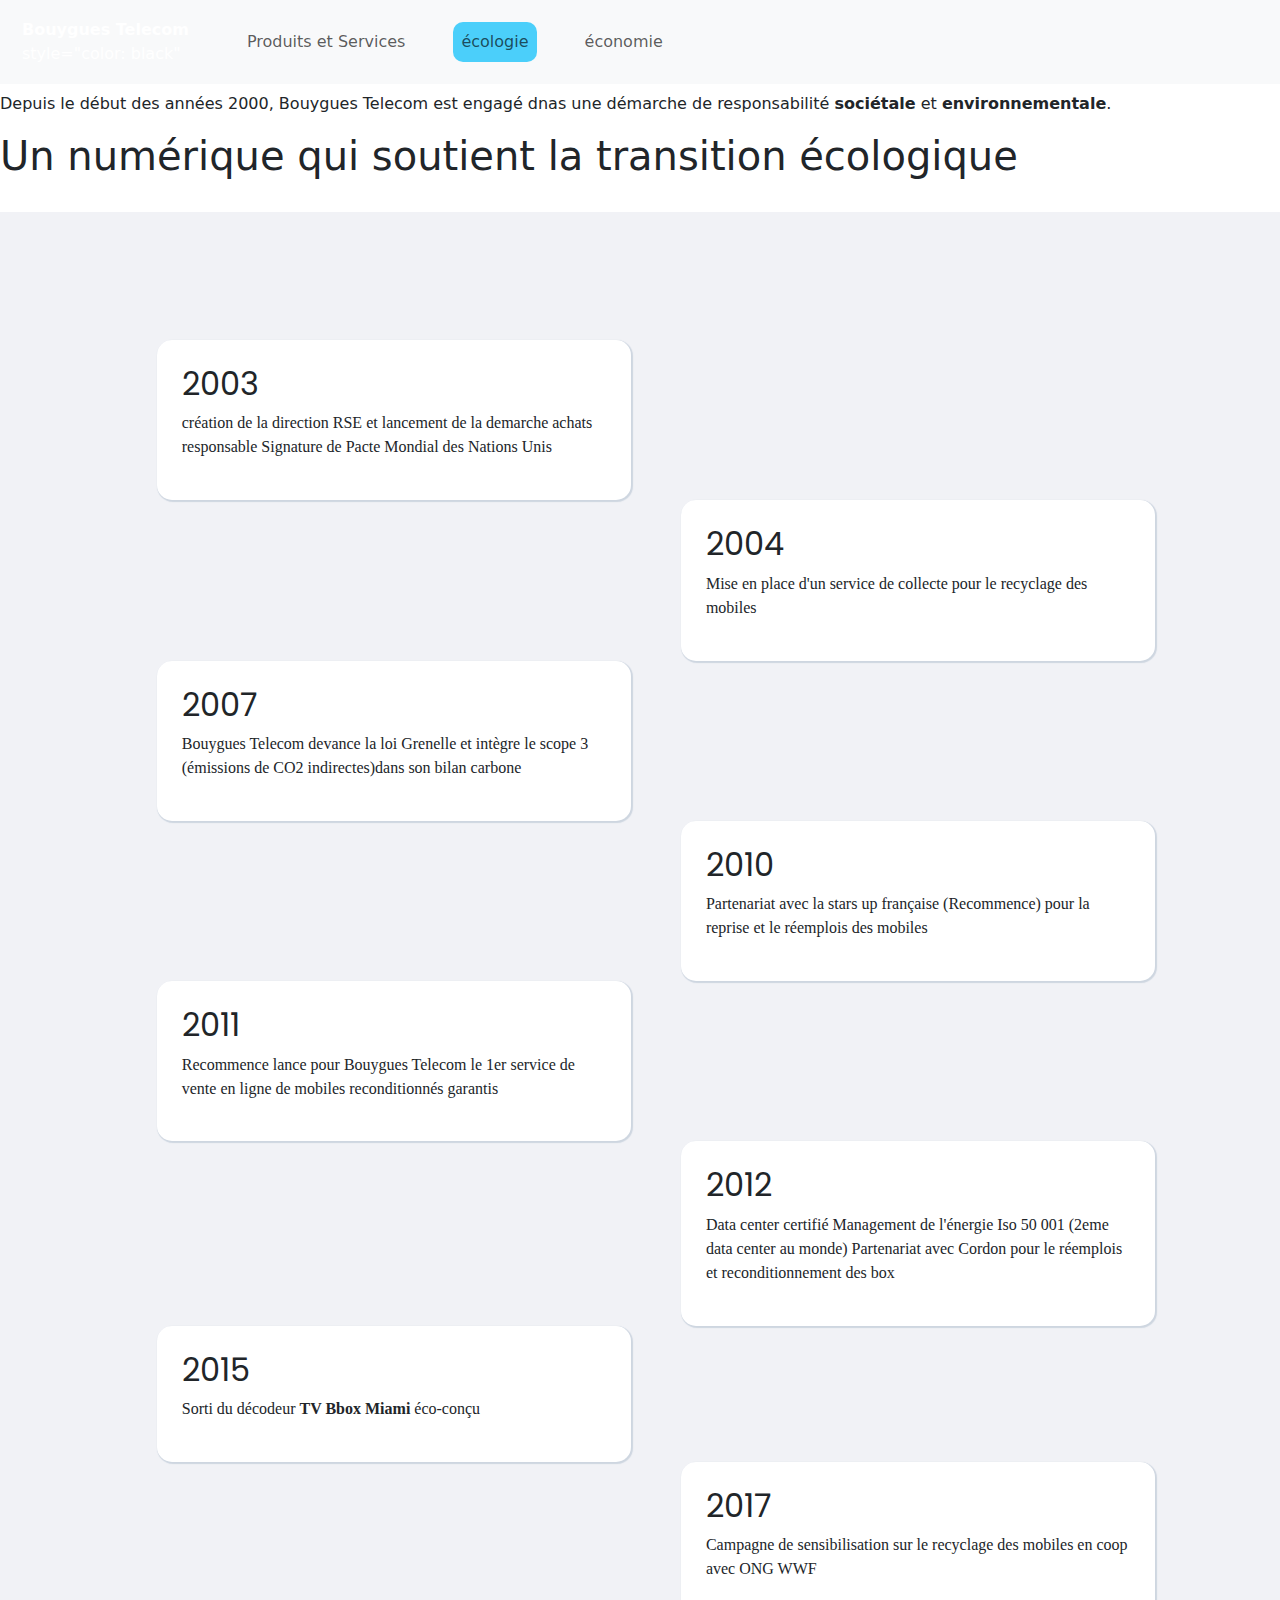
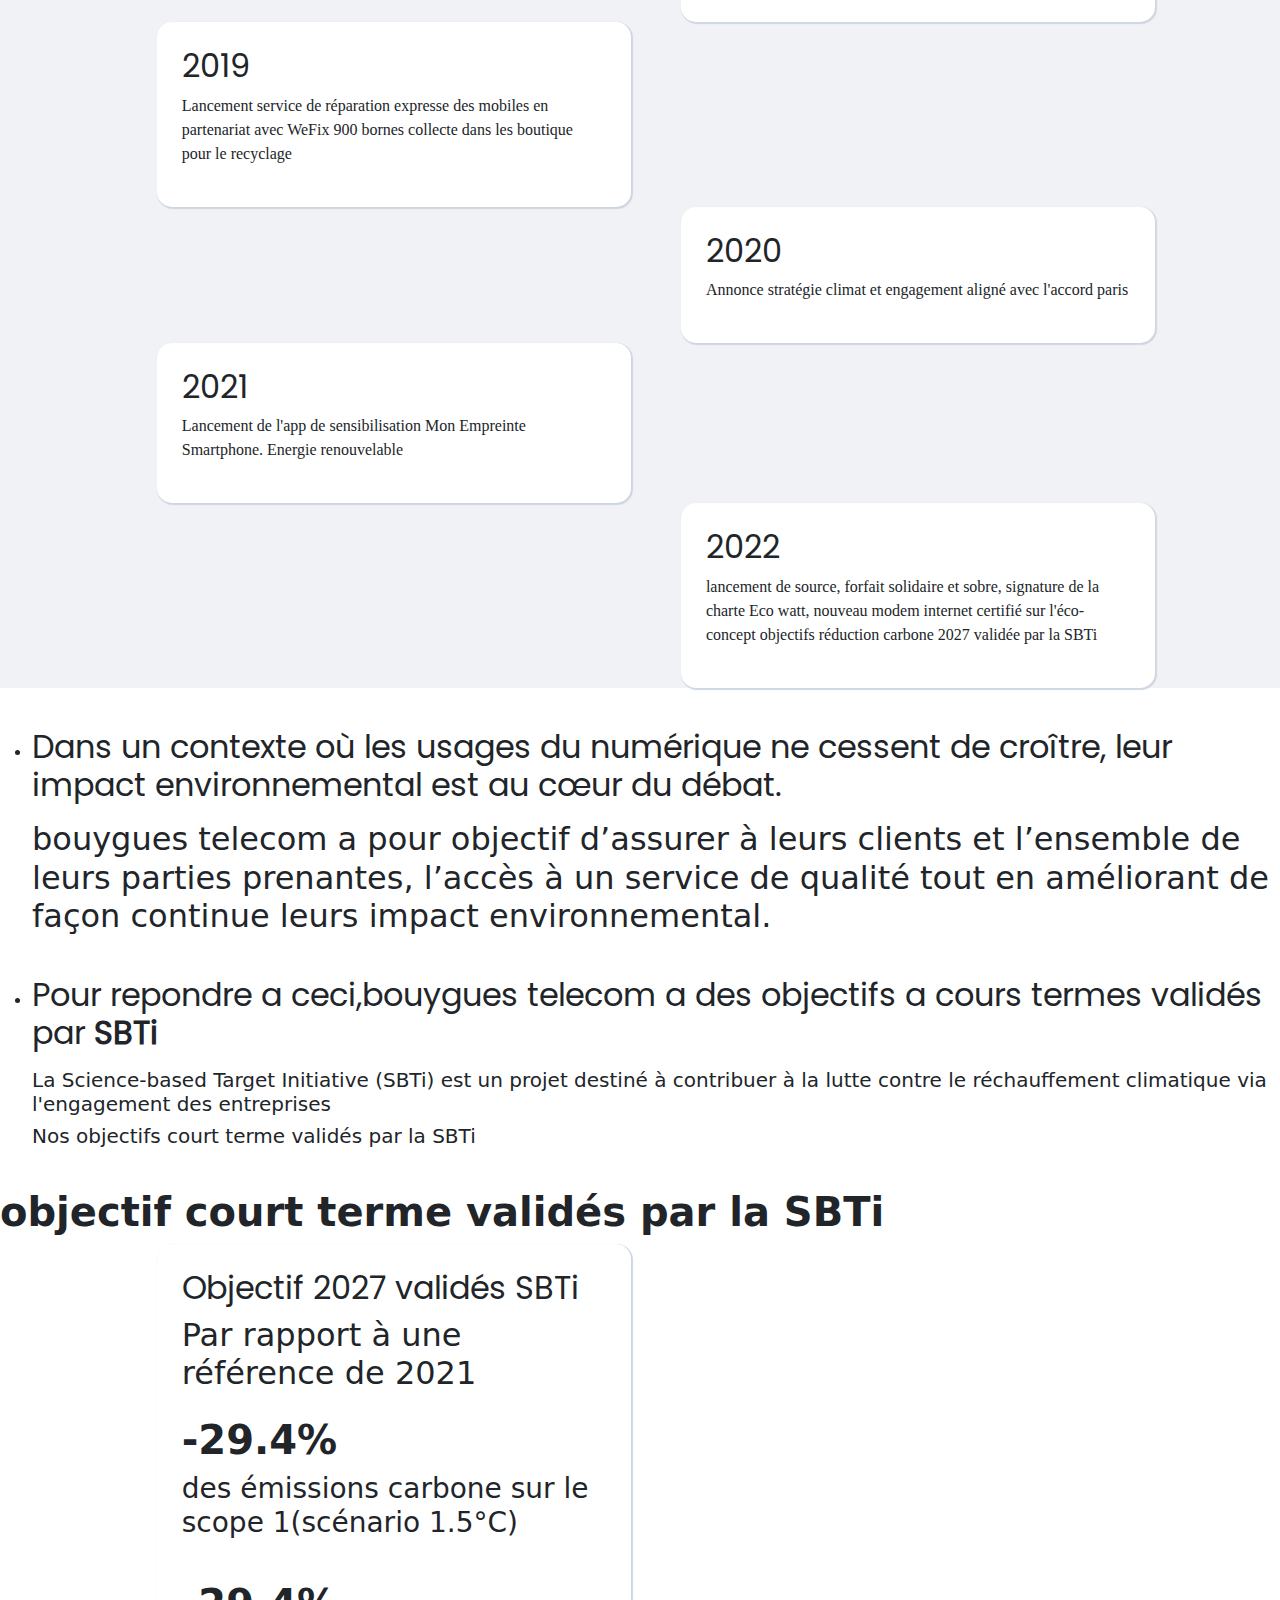
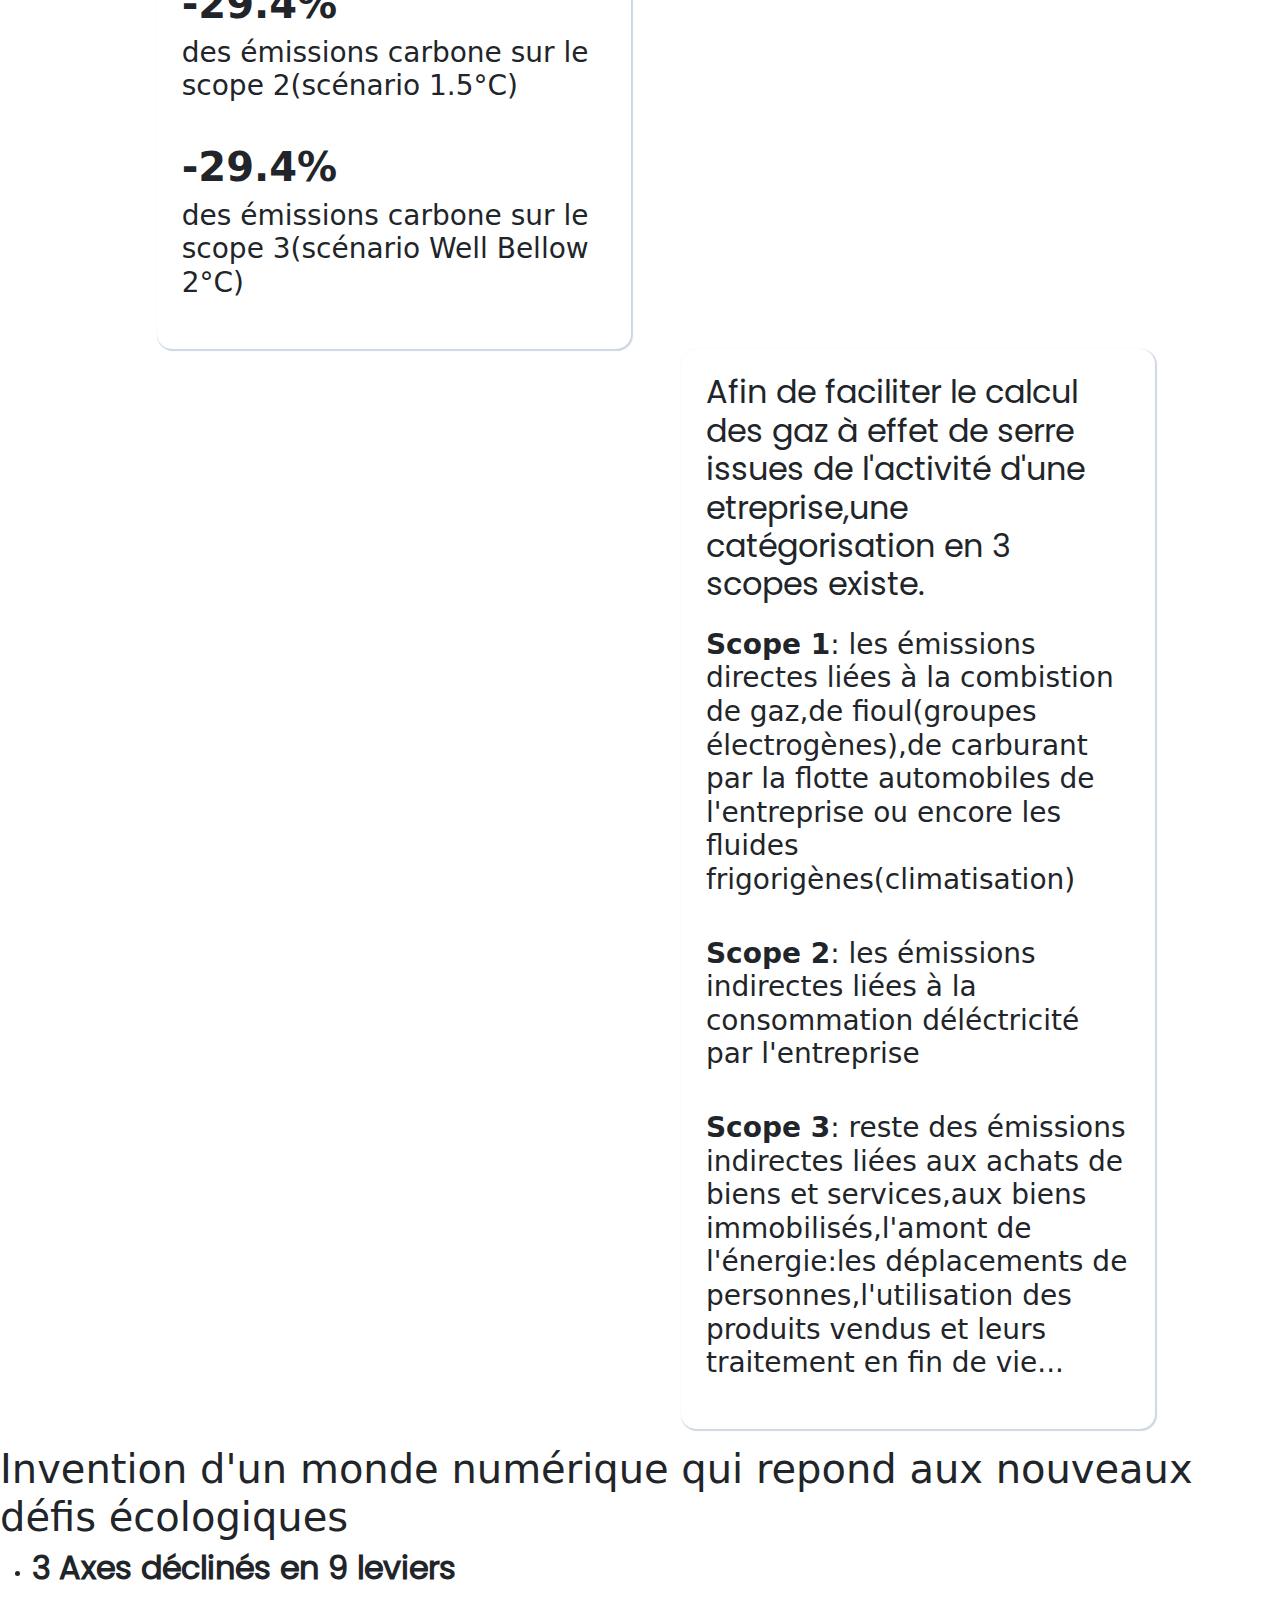
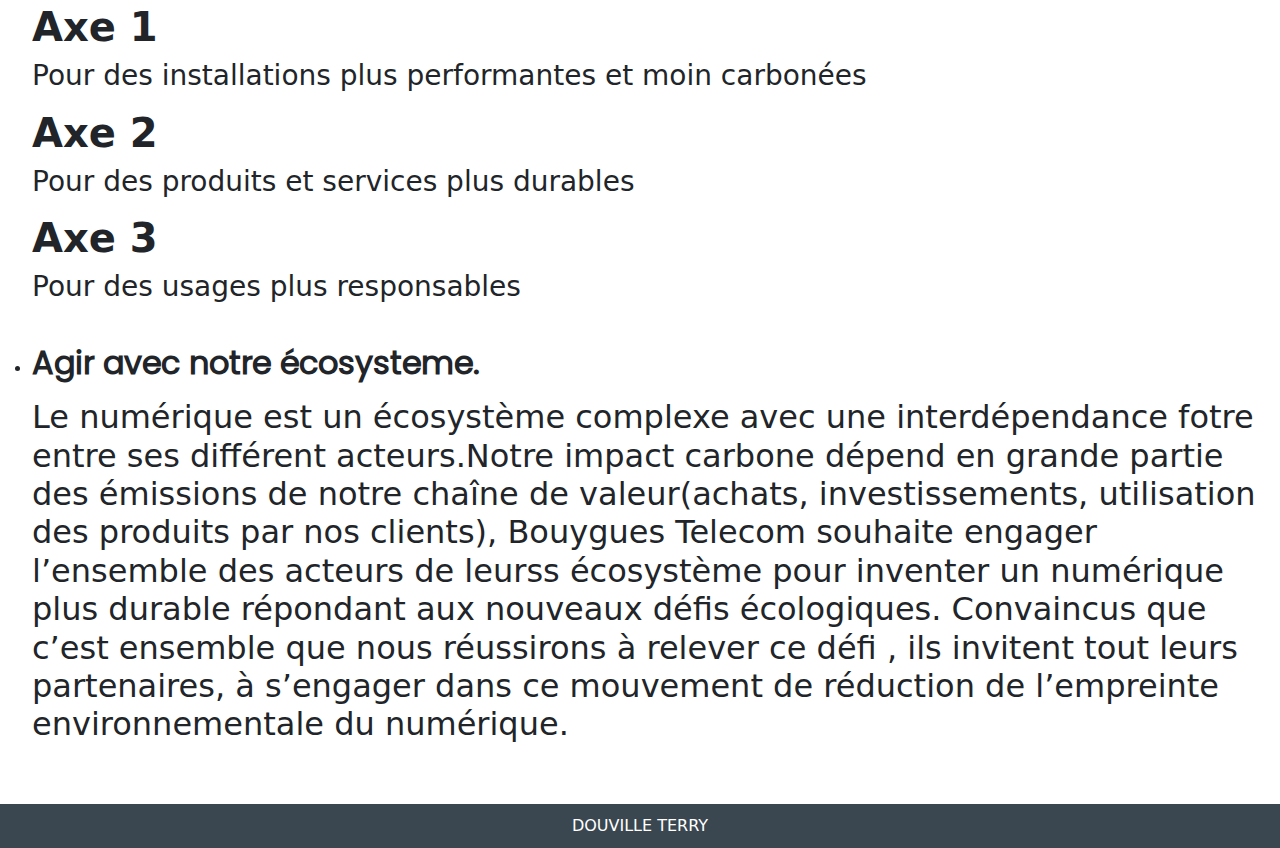
<file: ecologie.html>
<!DOCTYPE html>

<html lang="fr">
<head>
    <meta charset="UTF-8">
    <meta name="viewport" content="width=device-width, initial-scale=1.0">
    <title>Ecologie</title>
    <link rel="stylesheet" href="navbar.css">
    <link rel="stylesheet" href="styles_ecologie.css">
    <link href="bootstrap/css/bootstrap.css" rel="stylesheet">
    <link rel="icon" type="image" href="images_ecologie/favicon_bouygues.png" />
    
</head>
<body>
    <header>
        <nav class="navbar fixed-top navbar-expand-lg bg-body-tertiary" >
            <div class="container-fluid"
            ><li class="bouygues">
                <a class="nav-link " aria-current="page" href="index.html"><strong>Bouygues Telecom</strong>style="color: black"</a>
            </li>
                <button class="navbar-toggler" type="button" data-bs-toggle="collapse"
                    data-bs-target="#navbarSupportedContent" aria-controls="navbarSupportedContent"
                    aria-expanded="false" aria-label="Toggle navigation">
                    <span class="navbar-toggler-icon"></span>
                </button>
                <div class="collapse navbar-collapse" id="navbarSupportedContent">
                    <ul class="navbar-nav me-auto mb-2 mb-lg-0">
                        <li class="nav-item">
                            
                        </li>
                        <li class="nav-item" >
                            <a class="nav-link" href="page_produit_et_service.html">Produits et Services</a>
                        </li>
                        <li class="nav-item page_actuel" >
                            <a class="nav-link " href="ecologie.html">écologie</a>
                        </li>
                        <li class="nav-item" >
                            <a class="nav-link" href="economie.html">économie</a>
                        </li>
                        
                    </ul>
                </div>
            </div>
        </nav>
    </header>

 <br>
 <br>
 <br>
    <p class="header2">Depuis le début des années 2000, Bouygues Telecom est engagé dnas une 
    démarche de responsabilité <b>sociétale</b> et <b>environnementale</b>. 
    </p>
    <h1>Un numérique qui soutient la transition écologique </h1>
 </br>
    <ul class="phrise-element">
        <li class="gauche">
            <h2 class="titre-element">2003</h2>
            <p class="paragraphe-element"> création de la direction RSE et lancement de la demarche achats responsable 
            Signature de Pacte Mondial des Nations Unis
            </p>
        </li>
        <li class="droite">
            <h2 class="titre-element">2004</h2>
            <p class="paragraphe-element">Mise en place d'un service de collecte pour le recyclage des mobiles
            </p>
        </li>
        <li class="gauche">
            <h2 class="titre-element">2007</h2>
            <p class="paragraphe-element">Bouygues Telecom devance la loi Grenelle et intègre le scope 3 (émissions de CO2 indirectes)dans son bilan carbone
            </p>
        </li>
        <li class="droite">
            <h2 class="titre-element">2010</h2>
            <p class="paragraphe-element">Partenariat avec la stars up française (Recommence) pour la reprise et le réemplois des mobiles
            </p>
        </li>
        <li class="gauche">
            <h2 class="titre-element">2011</h2>
            <p class="paragraphe-element">Recommence lance pour Bouygues Telecom le 1er service de vente en ligne de mobiles reconditionnés garantis
            </p>
        </li>
        <li class="droite">
            <h2 class="titre-element">2012</h2>
            <p class="paragraphe-element">Data center certifié Management de l'énergie
                Iso 50 001 (2eme data center au monde) Partenariat
                avec Cordon pour le réemplois et reconditionnement des box
            </p>
        </li>
        <li class="gauche">
            <h2 class="titre-element">2015</h2>
            <p class="paragraphe-element">Sorti du décodeur <b>TV Bbox Miami</b> éco-conçu</p>
        </li>
    
        <li class="droite">
            <h2 class="titre-element">2017</h2>
            <p class="paragraphe-element"> Campagne de sensibilisation sur le recyclage des mobiles en coop avec ONG WWF
            </p>
        </li>
        <li class="gauche">
            <h2 class="titre-element">2019</h2>
            <p class="paragraphe-element">Lancement service de réparation 
                expresse des mobiles en partenariat avec WeFix 900 bornes 
                collecte dans les boutique pour le recyclage
            </p>
        </li>
         <li class="droite">
            <h2 class="titre-element">2020</h2>
            <p class="paragraphe-element">Annonce stratégie climat et engagement aligné avec l'accord paris
            </p>
        </li>
        <li class="gauche">
            <h2 class="titre-element">2021</h2>
            <p class="paragraphe-element">Lancement de l'app de sensibilisation Mon Empreinte Smartphone. Energie renouvelable
            </p>
        </li>
         <li class="droite">
            <h2 class="titre-element">2022</h2>
            <p class="paragraphe-element">lancement de source, forfait solidaire et sobre, signature de la charte Eco watt, nouveau modem internet certifié sur l'éco-concept objectifs réduction carbone 2027 validée par la SBTi
                
            </p>
        </li>
    </ul>
</br>
     <ul class="paragraphe">
     <li class="centre">
           <h2 class="titre-element">Dans un contexte où les usages du numérique ne cessent de croître, leur impact environnemental est 
        au cœur du débat.</h2>
            <p class="paragraphe-element"> <h2>  bouygues telecom a pour objectif d’assurer à leurs  clients et 
        l’ensemble de leurs parties prenantes, l’accès à un service de qualité tout en améliorant 
        de façon continue leurs impact environnemental.</h2>
            </p>
          
        </li>
</ul>
    
</br>
      <ul class="paragraphe">
          <li class="centre">
               <h2 class="titre-element">Pour repondre a ceci,bouygues telecom a des objectifs a cours termes validés par <b>SBTi</b></h2>
               <p class="paragraphe-element">

        <h5>  La Science-based Target Initiative (SBTi) est un projet destiné à contribuer 
            à la lutte contre le réchauffement climatique via l'engagement des entreprises </h5>
            <h5>Nos objectifs court terme validés par la SBTi</h5>
              </p>
      </li>
    </ul>
</br>
    <h1><b>objectif court terme validés par la SBTi</b></h1>
    <ul class="paragraphe">
     <li class="gauche">
            <h2 class="titre-element">Objectif 2027 validés SBTi</h1><h2>Par rapport à une référence de 2021</h2><!-- ajouté le logo present sur le site(co2) -->
            <p class="paragraphe-element"> <h1><b>-29.4%</b></h1>    <h3>des émissions carbone sur le scope 1(scénario 1.5°C)</h3>
            </p>
            <p class="paragraphe-element"> <h1><b>-29.4%</b></h1>    <h3>des émissions carbone sur le scope 2(scénario 1.5°C)</h3>
           </p>
         <p class="paragraphe-element">  <h1><b>-29.4%</b></h1>    <h3>des émissions carbone sur le scope 3(scénario Well Bellow 2°C)</h3> 
         </p>
        </li>
          <li class="droite">
            <h2 class="titre-element">Afin de faciliter le calcul des gaz à effet de serre issues de l'activité d'une etreprise,une catégorisation en 3 scopes existe.</h2>
            <p class="paragraphe-element"><h3><b>Scope 1</b>: les émissions directes liées à la combistion de gaz,de fioul(groupes électrogènes),de carburant par la flotte automobiles de l'entreprise
                ou encore les fluides frigorigènes(climatisation)</h3>
            </p>
                <p class="paragraphe-element">
                  <h3><b>Scope 2</b>: les émissions indirectes liées à la consommation déléctricité par l'entreprise</h3>
              </p>
                <p class="paragraphe-element">
                    <h3><b>Scope 3</b>: reste des émissions indirectes liées aux achats de biens et services,aux biens immobilisés,l'amont de l'énergie:les déplacements de
                 personnes,l'utilisation des produits vendus et leurs traitement en fin de vie...</h3>
                  
              </p>
        </li>
</ul>
     <h1> Invention d'un monde numérique qui repond aux nouveaux défis écologiques</h1>
     <ul class="paragraphe">
     <li class="centre">
          <h2 class="titre-element"><b>3 Axes déclinés en 9 leviers</b></h2>
            <p class="paragraphe-element">
                 <h1><b>Axe 1</b></h1>    <h3>Pour des installations plus performantes et moin carbonées</h3>
            </p>
           <p class="paragraphe-element">
                <h1><b>Axe 2</b></h1>    <h3>Pour des produits et services plus durables</h3>
            </p>
           <p class="paragraphe-element">
                <h1><b>Axe 3</b></h1>    <h3>Pour des usages plus responsables</h3>
            </p>
     </li>
     </ul>
    
</br>
  <ul class="paragraphe">
     <li class="centre">
           <h2 class="titre-element"><b>Agir avec notre écosysteme.</b></h2>
            <p class="paragraphe-element"> <h2>Le numérique est un écosystème complexe 
                avec une interdépendance fotre entre ses différent acteurs.Notre impact carbone 
            dépend en grande partie des émissions de notre chaîne de valeur(achats, investissements, utilisation des produits par nos clients),
                Bouygues Telecom souhaite engager l’ensemble des acteurs de leurss écosystème pour inventer un numérique plus durable répondant aux nouveaux défis écologiques.
                Convaincus que c’est ensemble que nous réussirons à relever ce défi
                , ils invitent tout leurs partenaires, à s’engager dans ce mouvement de réduction de l’empreinte environnementale du numérique.</h2>
            </p>
          
        </li>
</ul>
    
</br>










    
<script src="bootstrap/js/bootstrap.js"></script>
</body>
    <footer>
        DOUVILLE TERRY
    </footer>
</html>
</file>
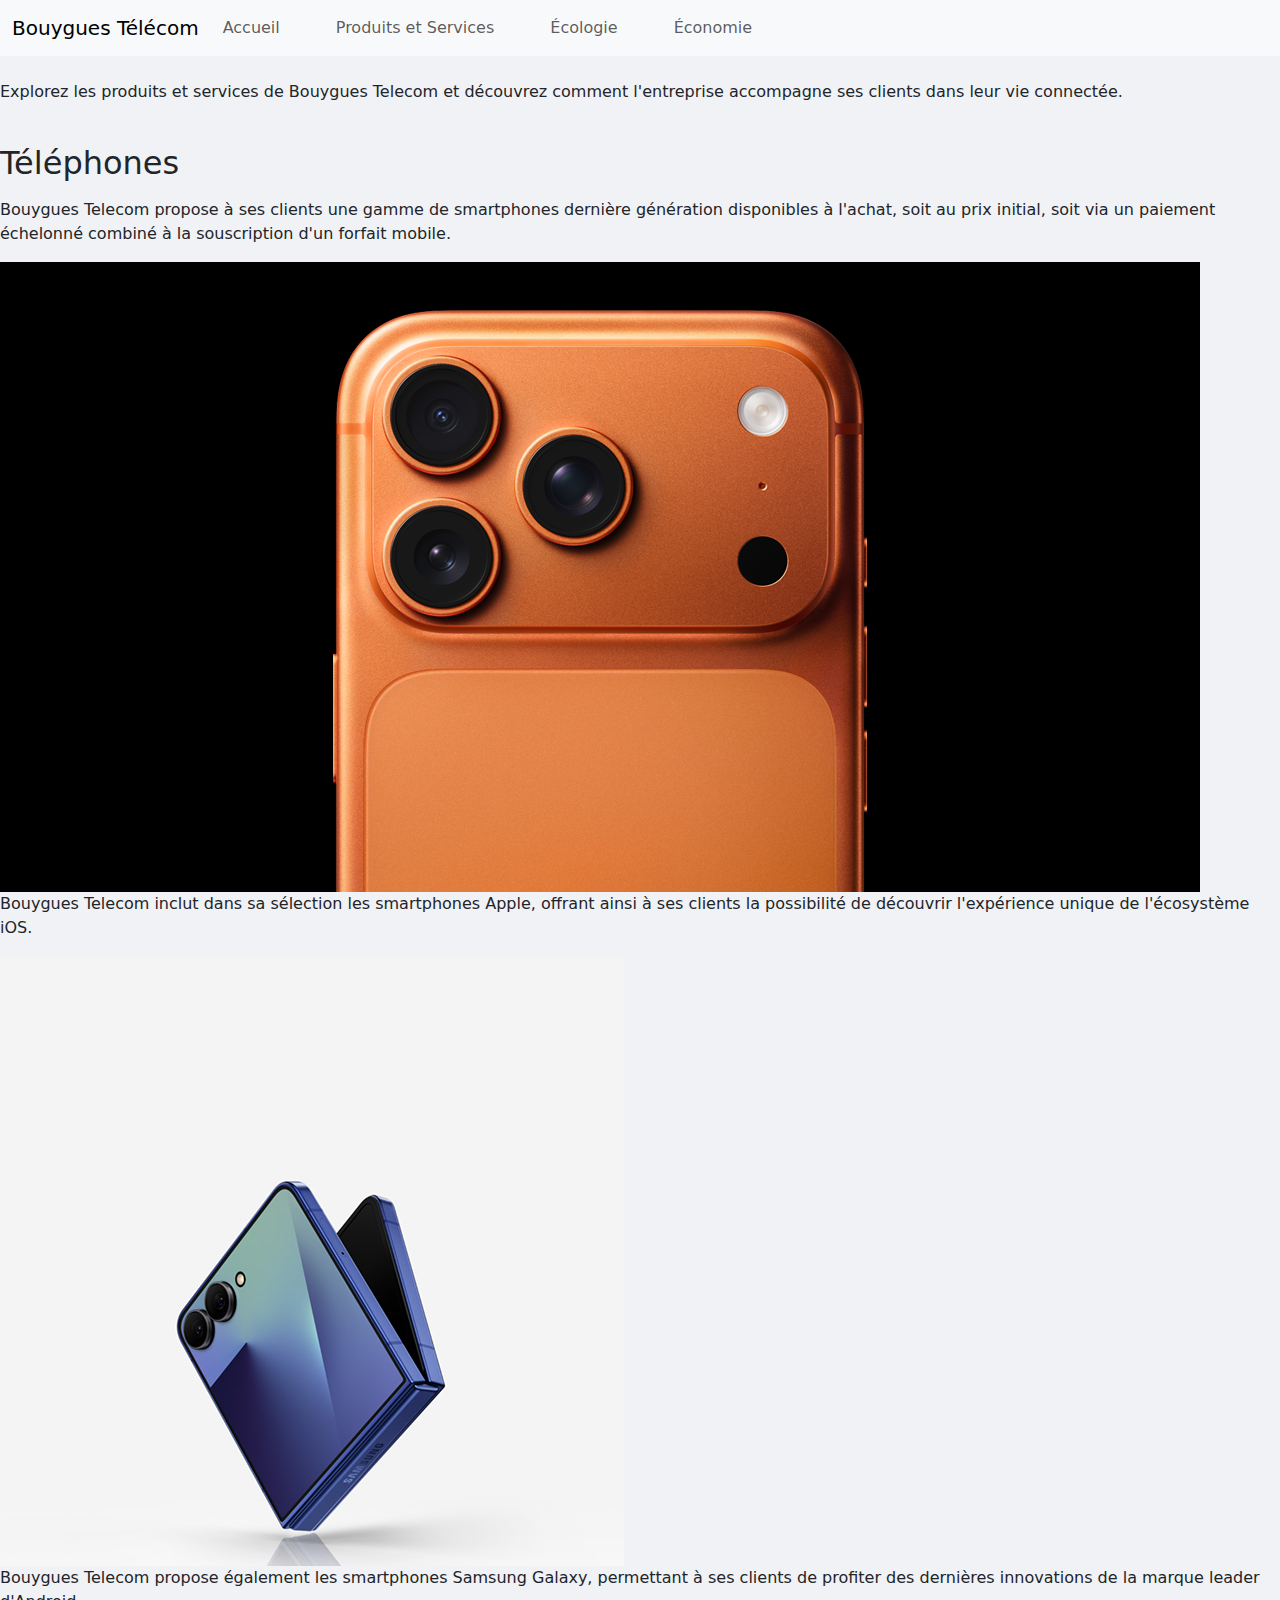
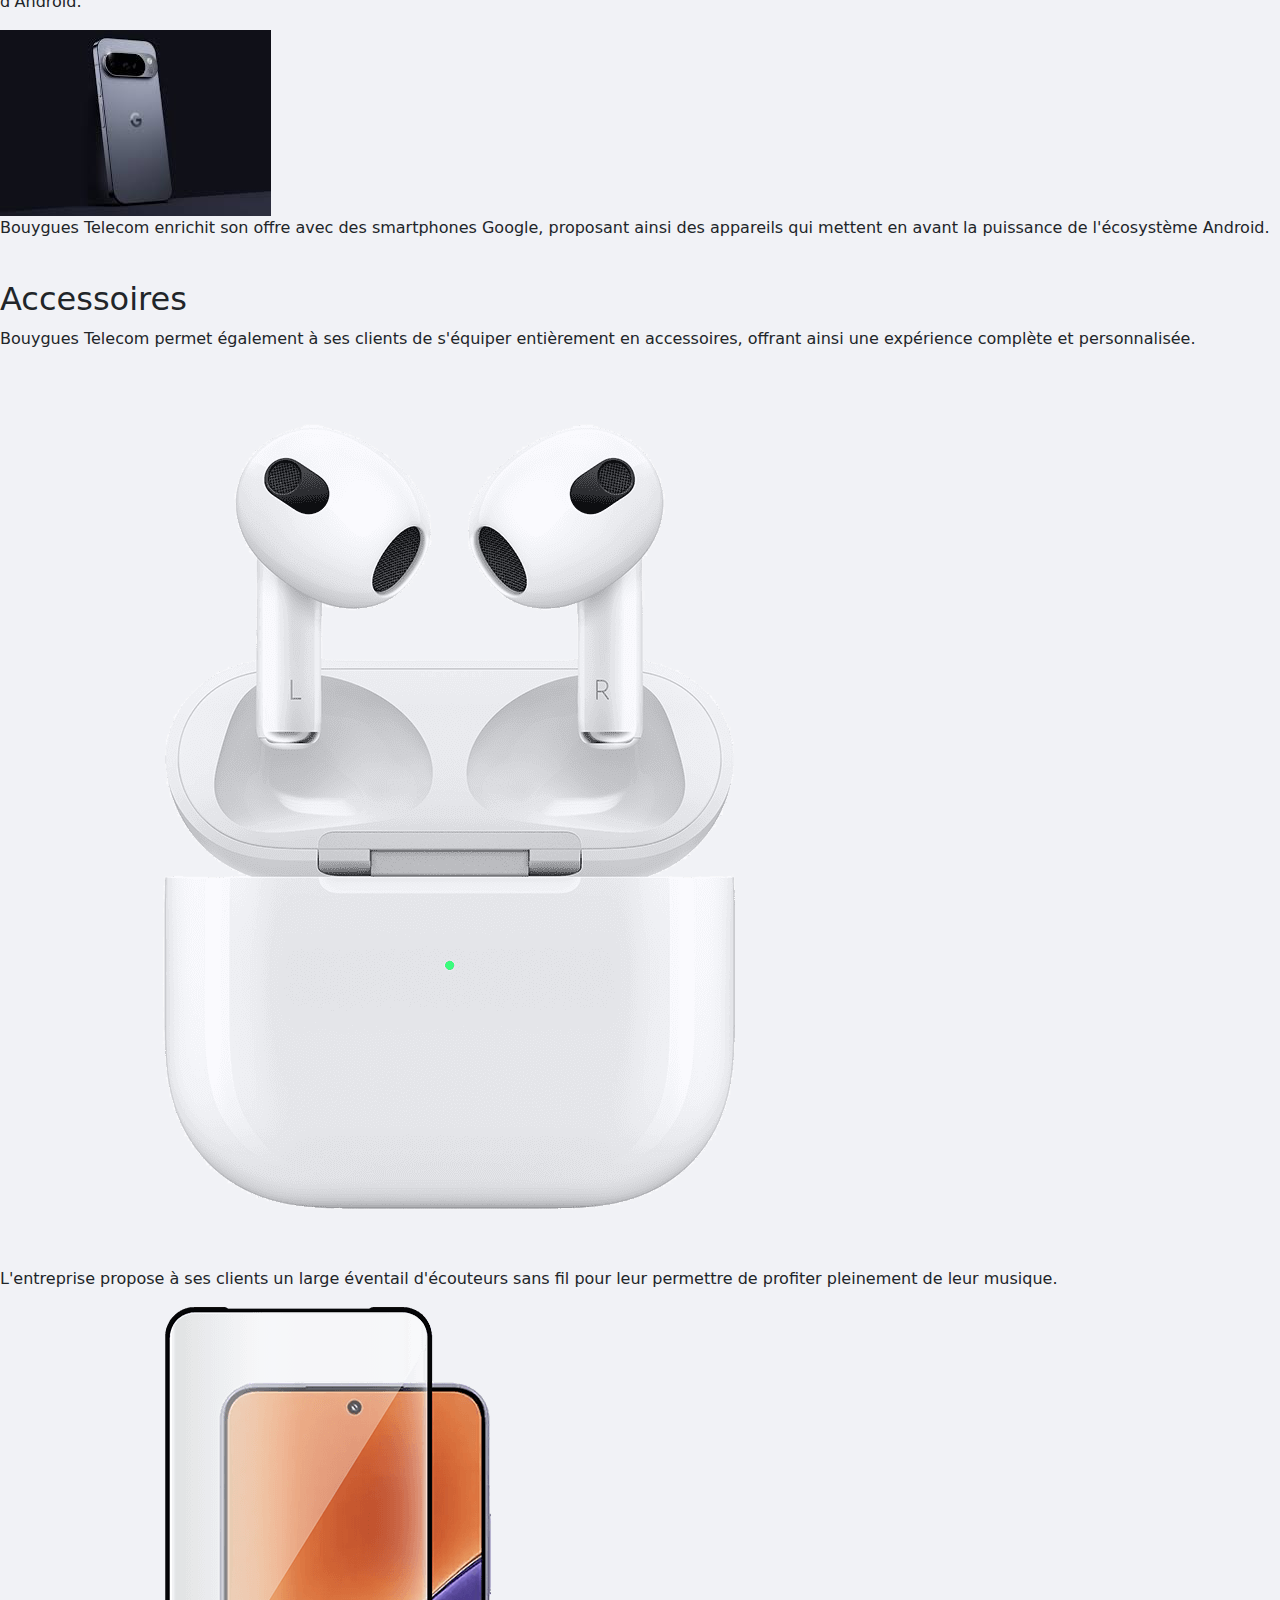
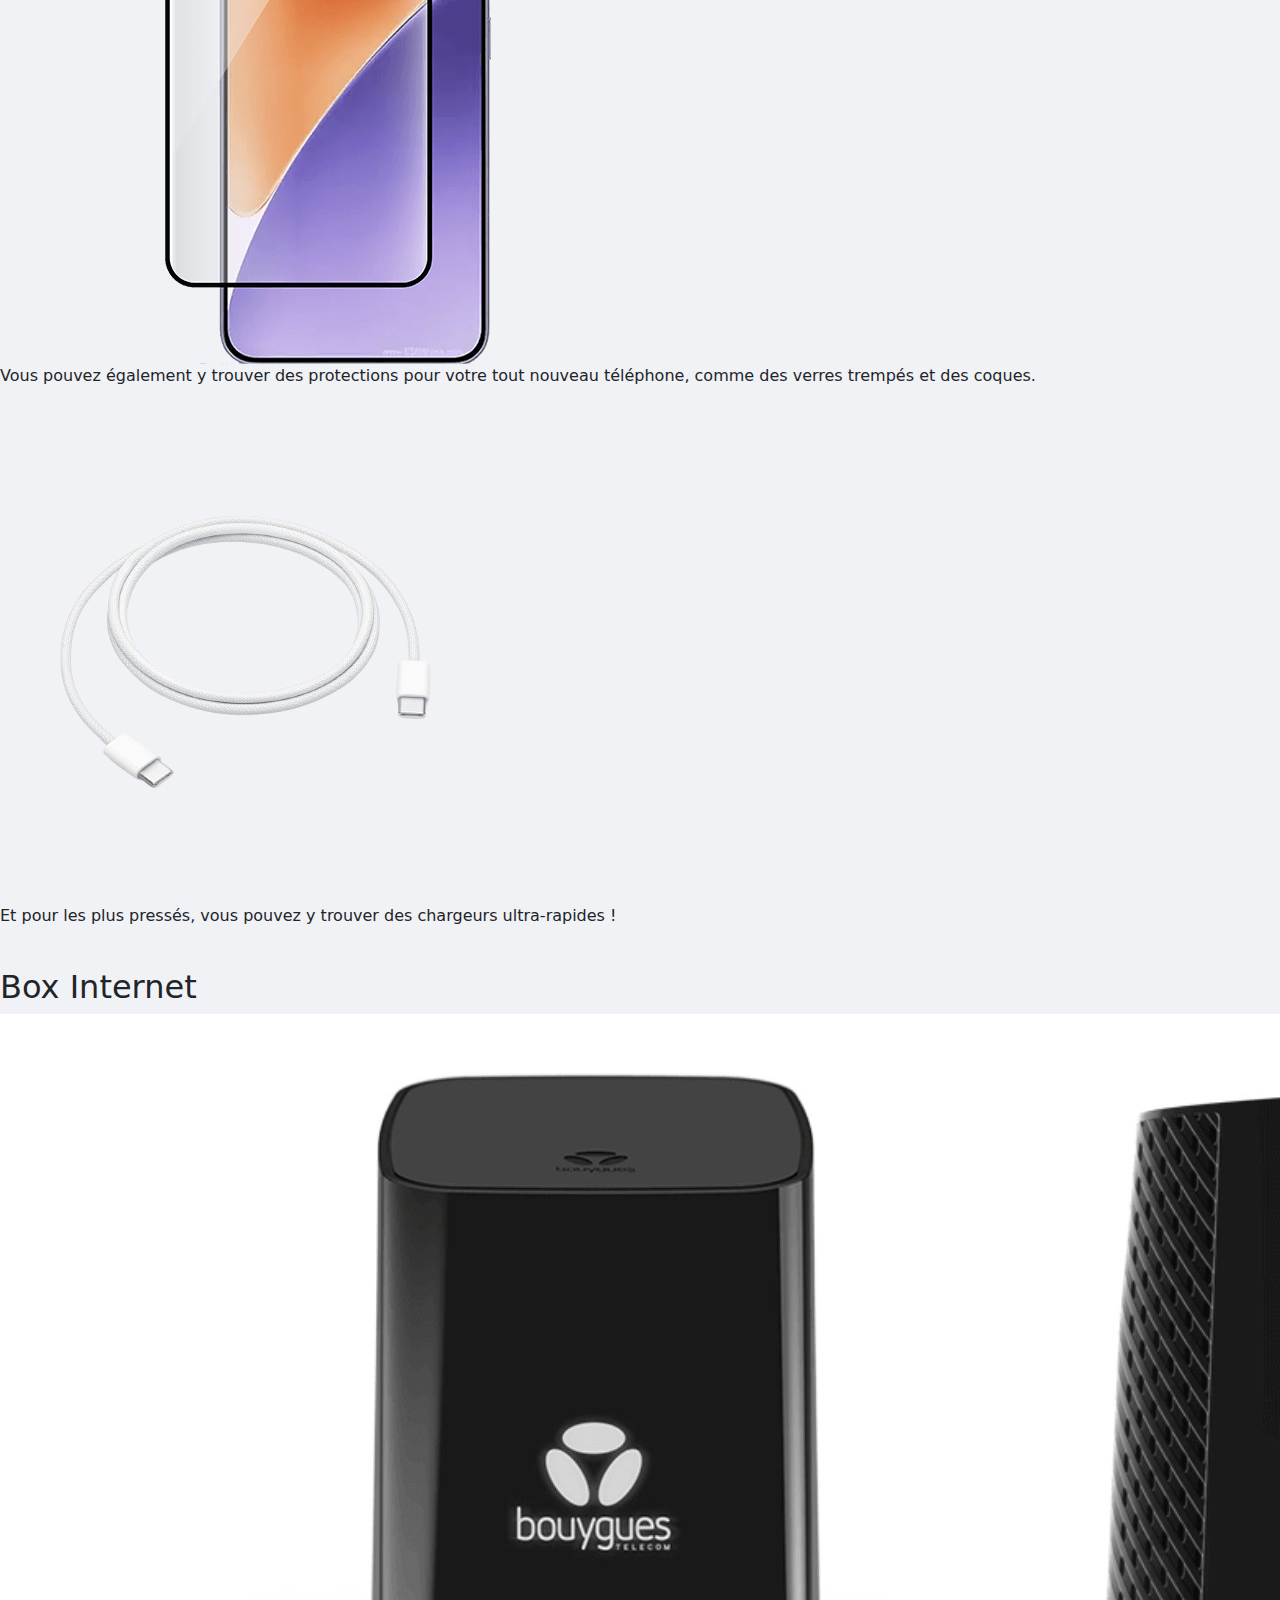
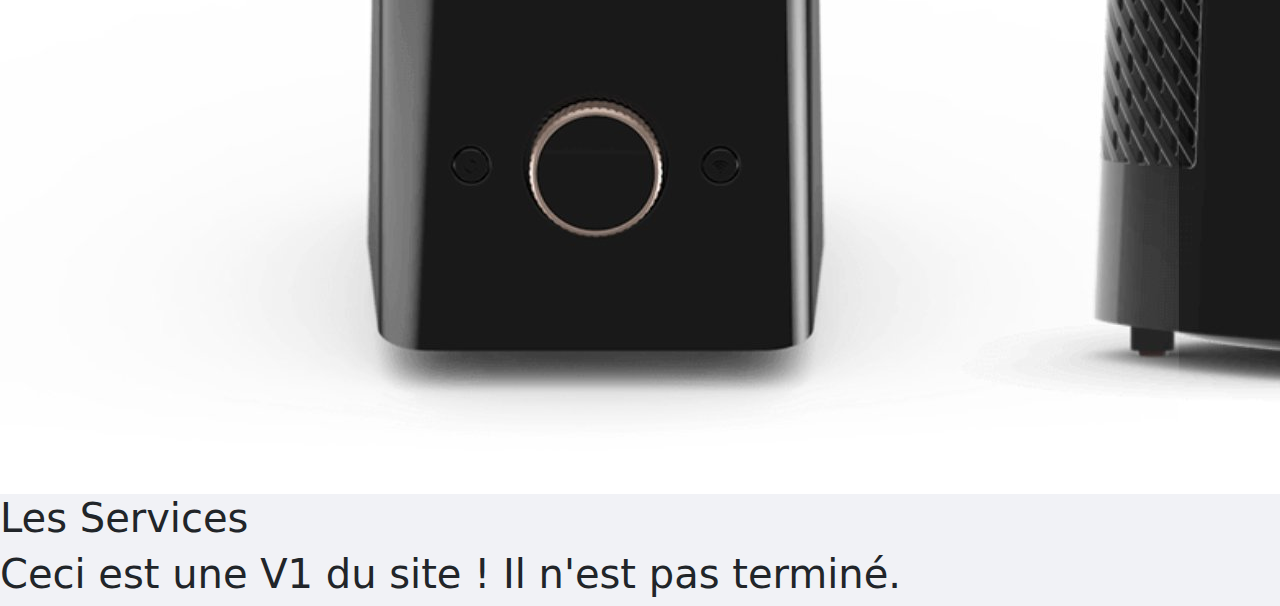
<file: page_produit_et_service.html>
<!DOCTYPE html>
<html lang="fr">
<head>
    <meta charset="UTF-8">
    <meta charset="utf-8">
    <title>Produits et Services</title>
    <link rel="stylesheet" href="styles_produit_et_service.css">
    <link rel="stylesheet" href="navbar.css">
    <link rel="icon" type="image" href="images_produit_et_service/favicon_bouygues.png" />
    <link href="bootstrap/css/bootstrap.css" rel="stylesheet">
</head>
<body>
    <header>
        <nav class="navbar fixed-top navbar-expand-lg bg-body-tertiary" >
            <div class="container-fluid">
                <a class="navbar-brand" >Bouygues Télécom</a>
                <button class="navbar-toggler" type="button" data-bs-toggle="collapse"
                    data-bs-target="#navbarSupportedContent" aria-controls="navbarSupportedContent"
                    aria-expanded="false" aria-label="Toggle navigation">
                    <span class="navbar-toggler-icon"></span>
                </button>
                <div class="collapse navbar-collapse" id="navbarSupportedContent">
                    <ul class="navbar-nav me-auto mb-2 mb-lg-0">
                        <li class="nav-item">
                            <a class="nav-link" aria-current="page" href="index.html">Accueil</a>
                        </li>
                        <li class="nav-item" >
                            <a class="nav-link" href="page_produit_et_service.html">Produits et Services</a>
                        </li>
                        <li class="nav-item" >
                            <a class="nav-link" href="ecologie.html">Écologie</a>
                        </li>
                        <li class="nav-item" >
                            <a class="nav-link" href="economie.html">Économie</a>
                        </li>
                        
                    </ul>
                </div>
            </div>
        </nav>
    </header>


    <section>
        <h1>Les Produits</h1>
        <br>
        <p>Explorez les produits et services de Bouygues Telecom et 
            découvrez comment l'entreprise accompagne ses clients dans leur vie connectée.</p>
        <br>
        <div>
            <h2>Téléphones</h2>
            <p></p>Bouygues Telecom propose à ses clients une gamme de smartphones dernière génération
            disponibles à l'achat, soit au prix initial, soit via un paiement échelonné 
            combiné à la souscription d'un forfait mobile.</p>
            <div class="liste_telephone">
                <div class="telephone">
                    <img class="telephone_image" src="images_produit_et_service/iphone.png">
                    <p class="telephone_paragraphe">Bouygues Telecom inclut dans sa sélection les smartphones Apple, offrant ainsi à ses clients la 
                        possibilité de découvrir l'expérience unique de l'écosystème iOS.</p>
                </div>
                <div class="telephone">
                    <img class="telephone_image" src="images_produit_et_service/galaxy.jpg">
                    <p class="telephone_paragraphe">Bouygues Telecom propose également les smartphones Samsung Galaxy, permettant à ses clients de 
                        profiter des dernières innovations de la marque leader d'Android.</p>
                </div>
                <div class="telephone">
                    <img class="telephone_image" src="images_produit_et_service/google.jpg">
                    <p class="telephone_paragraphe">Bouygues Telecom enrichit son offre avec des smartphones Google, proposant ainsi 
                        des appareils qui mettent en avant la puissance de l'écosystème Android.</p>
                </div>
            </div>
        </div>
        <br>
        <div>
            <h2>Accessoires</h2>
            <p>Bouygues Telecom permet également à ses clients de s'équiper entièrement 
                en accessoires, offrant ainsi une expérience complète et personnalisée.</p>
            <div class="liste_accessoire">
                <div class="accessoire">
                    <img class="accessoire_image" src="images_produit_et_service/airpod.png">
                    <p class="accessoire_paragraphe">L'entreprise propose à ses clients un large éventail d'écouteurs 
                        sans fil pour leur permettre de profiter pleinement de leur musique.</p>
                </div>
                <div class="accessoire">
                    <img class="accessoire_image" src="images_produit_et_service/protection.png">
                    <p class="accessoire_paragraphe">Vous pouvez également y trouver des protections pour 
                        votre tout nouveau téléphone, comme des verres trempés et des coques.</p>
                </div>
                <div class="accessoire">
                    <img class="accessoire_image" src="images_produit_et_service/chargeur.png">
                    <p class="accessoire_paragraphe">Et pour les plus pressés, vous pouvez y trouver des chargeurs ultra-rapides !</p>
                </div>
            </div>
        </div>
        <br>
        <div>
            <h2>Box Internet</h2>
            <div class="box">
                <img class="box_image" src="images_produit_et_service/bbox.jpg">
                <p class="box_paragraphe">Zone de Texte</p>
            </div>
        </div>
    </section>
    <section>
        <h1>Les Services</h1>
        <h1 class="WARNING_PROVISOIR">Ceci est une V1 du site ! Il n'est pas terminé. </h1> 
    </section>

    <script src="bootstrap/js/bootstrap.js"></script>
</body>
</html>
</file>
<file: navbar.css>
header *{
    display: flex;
    
}
.navbar{
    background-color: #f5f6fa;
}

.nav-item:hover{
    background-color: #dff9fb;
    opacity: 100%;
    color: rgba(0, 0, 0, 0.797);
    transform: scale(1.15);
    transition: 0.5s;
}
.navbar-brand{
    border-radius: 10px;
    
}
.nav-item{
    border-radius: 10px;
    
}
.container-fluid>div>ul>li>a:hover{
    color: black;
}

header>nav>div>div>ul{
    display: flex;
    flex-direction: row;

    justify-content: center;
    align-items: flex-start;

    flex-wrap: wrap;
    gap: 40px;

}
.bouygues:hover{
    background-color: black;
    opacity: 80%;
    color: white;
    transform: scale(1.15);
    transition: 0.5s;
}
.bouygues{
    border-radius: 10px;
    padding:10px;
}
.bas_page{
    position: absolute;
    color: black;
    background-color: rgba(128, 128, 128, 0.362);
    width: 100%;
    display: flex;
    justify-content: end;
    bottom: 0;
    opacity: 30%;
}

header>nav>div>div>ul>.page_actuel *{
    background-color: #4bcffa;
    border-radius: 10px;
}
</file>
<file: styles_ecologie.css>
/* --- Global --- */
body {
    font-family: Arial, sans-serif;
    margin: 0;
    padding: 0;
    background: white;
}

/* --- Header --- */
header {
    background-color: #3a4750;
    color: white;
    padding: 10px 20px;
    display: flex;
    align-items: center;
    justify-content: space-between;
}

/* Boutons style macOS */
.window-buttons {
    display: flex;
    gap: 8px;
    margin-right: 15px;
}
.window-buttons span {
    width: 15px;
    height: 15px;
    border-radius: 50%;
    display: inline-block;
}
.window-buttons .red { background: #ff5f56; }
.window-buttons .yellow { background: #ffbd2e; }
.window-buttons .green { background: #27c93f; }

header h1 {
    margin: 0;
    font-size: 20px;
    flex-grow: 1; /* espace entre boutons et menu */
}

nav ul {
    list-style: none;
    margin: 0;
    padding: 0;
    display: flex;
    gap: 15px;
}
nav ul li a {
    color: white;
    text-decoration: none;
}
nav ul li a:hover {
    text-decoration: underline;
}

/* --- Sections --- */
section {
    background: #f0f2f5;
    margin: 10px;
    padding: 15px;
    border: 1px solid #ddd;
}

/* Liens */
section a {
    color: #d2006b;
    text-decoration: none;
}
section a:hover {
    text-decoration: underline;
}

/* --- Logo IUT --- */
.logo-iut {
    float: right;
    max-width: 250px;
    margin: 10px;
}

/* --- Tableau de données --- */
table {
    width: 100%;
    border-spacing: 15px;
    text-align: center;
}
td {
    padding: 20px;
    font-weight: bold;
    border-radius: 5px;
    color: black;
}

/* Couleurs des cases */
tr:nth-child(1) td:nth-child(1) { background: #4fc3f7; }  /* bleu clair */
tr:nth-child(1) td:nth-child(2) { background: #81c784; }  /* vert */
tr:nth-child(1) td:nth-child(3) { background: #ffb74d; }  /* orange */
tr:nth-child(2) td:nth-child(1) { background: #e57373; }  /* rouge */
tr:nth-child(2) td:nth-child(2) { background: #f06292; }  /* rose */
tr:nth-child(2) td:nth-child(3) { background: #7986cb; }  /* bleu foncé */

/* --- Bloc de textes --- */
.text-blocks {
    display: flex;
    gap: 10px;
    align-items: center;
    flex-wrap: wrap;
}

.text-blocks span {
    background: #a5d6a7;
    font-weight: bold;
    padding: 10px 15px;
    border-radius: 5px;
}

.text-blocks .gray-box {
    background: #bdbdbd;
    font-weight: bold;
    padding: 10px 15px;
    border-radius: 5px;
}

/* --- Footer --- */
footer {
    background: #3a4750;
    color: white;
    text-align: center;
    padding: 10px 0;
    margin-top: 20px;
}

@font-face {
    font-family: "poppins";
    src: url(polices/poppins.ttf);
}

@font-face {
    font-family: "nsj"; /*Noto Sans Japanese*/
    src: url(polices/nsj.ttf);
}


.phrise-element {
    padding-top: 10%;
    display: flex;
    flex-direction: column;
    list-style: none;
    background-color: #f1f2f6;
    width: 100%;
}

.droite {
    display: flex;
    background-color: white;
    box-shadow: 1px 1px 1px 1px #ced6e0;
    width: 38%;
    margin-left: 52%;
    border-radius: 15px;
    padding: 2%;
    flex-direction: column;
}

.gauche {
    display: flex;
    background-color: white;
    box-shadow: 1px 1px 1px 1px #ced6e0;
    width: 38%;
    margin-left: 10%;
    border-radius: 15px;
    padding: 2%;
    flex-direction: column;
}

.titre-element {
    width: 100%;
    font-family: "poppins", serif;
}

.paragraphe-element {
    width: 100%;
    font-family: "nsj", serif;
}

body, html, br {
    background-color: #f1f2f6;
}
</file>
<file: styles_produit_et_service.css>
/*-----Polices-----*/

@font-face {
    font-family: "poppins";
    src: url(polices/poppins.ttf);
}

@font-face {
    font-family: "nsj"; /*Noto Sans Japanese*/
    src: url(polices/nsj.ttf);
}

/*-----Elements de bases-----*/

section, body, html {
    background-color: var(--background_primaire);
}

* {
    margin: 0;
    padding: 0;
    font-family: "nsj" serif;

    --texte_blanc:#ffffff;
    --texte_black:#000000;
    --ombre:#a4b0be;

    --background_primaire:#f1f2f6;
    --background-secondaire:#ffffff;
    --ombre-box:#ced6e0;

    --palette_primaire:#4bcffa;
    --palette_secondaire:#dff9fb;
    --palette_tertiaire:#f5f6fa;

    --palette_bonus_primaire:#3498DB;
    --palette_bonus_secondaire:#25CCF7;

}

/*-----Haut de page-----*/

.header2 {
    background: linear-gradient(to bottom right, var(--palette_bonus_primaire), var(--palette_bonus_secondaire), var(--palette_bonus_primaire));
    font-size: 58px;
    font-family: "poppins" serif;
    color: var(--texte_blanc);
    padding: 5% 25% 5% 5%;
    margin: 0;
    line-height: 125%;
}

@media screen and (min-width : 1440px) {
    .header2 {
        font-size: 68px;
    }
}

@media screen and (max-width : 768px) {
    .header2 {
        font-size: 38px;
    }
}

@media screen and (max-width : 426px) {
    .div-accessoires {
        font-size: 28px;
    }
}

/*-----Catégorie Téléphone-----*/

.info-telephone , .info-mobile {
    padding: 3% 5% 3% 5%;
    font-size: 28px;
    margin: 0;
    height: 100%;
    text-align: center;
}

.liste-telephone {
    display: flex;
    justify-content: center;
    gap: 3%;
    margin: 5%;
    flex-wrap: wrap;
}


@media screen and (min-width : 1440px) {
    .liste-telephone {
        gap: 2%;
        margin: 3%;
    }

    .info-telephone {
        font-size: 34px;
    }
}

@media screen and (max-width : 768px) {
    .info-telephone , .info-mobile {
        text-align: start;
    }
}

/*-----Téléphone-----*/

.div-telephone {
    display: flex;
    flex-direction: column;
    width: 250px;
    background-color: var(--background-secondaire);
    border-radius: 15px;
    box-shadow: 1px 1px 1px var(--ombre-box);
    margin-bottom: 3%;
}

.image-telephone {
    display: flex;
    width: 100%;
    height: 100%;
}

.texte-telephone {
    padding: 10%;
}

.nom-telephone {
    display: flex;
    justify-content: center;
    align-items: center;
    font-size: 24px;
}

.prix-telephone {
    display: flex;
    justify-content: center;
    align-items: center;
}

.prix1-telephone {
    font-size: 20px;
}

.condition-telephone {
    justify-content: center;
    align-items: center;
}


@media screen and (min-width : 1440px) {
    .div-telephone {
        width: 450px;
        margin-bottom: 2%;
    }
}

@media screen and (max-width : 768px) {
    .div-telephone {
        margin-bottom: 5%;
    }
}

/*-----Catégorie Accessoires-----*/

.accessoires {
    display: flex;
}

.info-accessoires {
    width: 40%;
    margin: 3% 2.5% 3% 5%;
    background-color: var(--background-secondaire);
    border-radius: 15px;
    box-shadow: 1px 1px 1px var(--ombre-box);
    font-size: 20px;
    padding: 10% 2.5% 10% 2.5%;
    line-height: 250%;
}

.liste-accessoires {
    width: 60%;
    display: flex;
    flex-wrap: wrap;
    gap: 40px;
    margin: 3% 2.5% 3% 5%;
}

@media screen and (max-width : 768px) {
    .accessoires {
    display: flex;
    flex-direction: column;
    }   

    .info-accessoires {
    width: 90%;
    margin: 5%;
    background-color: var(--background-secondaire);
    border-radius: 15px;
    box-shadow: 1px 1px 1px var(--ombre-box);
    font-size: 20px;
    padding: 2.5%;
    }

    .liste-accessoires {
        width: 90%;
        margin: 5%;
        justify-content: center;
    }
}

@media screen and (min-width : 1440px) {
    .info-accessoires {
        font-size: 30px;
    }
}


/*-----Accessoires-----*/

.div-accessoires {
    display: flex;
    width: 40%;
    flex-direction: column;
    background-color: var(--background-secondaire);
    border-radius: 15px;
    box-shadow: 1px 1px 1px var(--ombre-box);
}

.nom-accessoires {
    width: 100%;
    display: flex;
    justify-content: center;
    align-items: center;
    font-size: 24px;
}

@media screen and (max-width : 768px) {
    .div-accessoires {
    width: 45%;
    margin-bottom: 3%;
    }
}

@media screen and (max-width : 426px) {
    .div-accessoires {
    width: 70%;
    margin-bottom: 3%;
    }
}

/*-----Fibre optique-----*/

.fibre {
    display: flex;
}

.image-fibre {
    width: 40%;
    margin: 5%;
    border-radius: 15px;
    display: grid;
    place-items: center;
}

.image-fibre img, .titre-fibre {
    grid-area: 1 / 1 / -1 / -1;
}

.image-fibre img {
    width: 100%;
    height: 100%;
    border-radius: 15px;
    object-fit: cover;
    object-position: top;
}

.titre-fibre {
    color: var(--texte_blanc);
    font-size: 38px;
    text-shadow: 2px 2px 2px var(--ombre);
    z-index: 2;
}

.texte-fibre {
    width: 40%;
    margin: 5%;
    background-color: var(--background-secondaire);
    border-radius: 15px;
    padding: 10% 5% 10% 5%;
    line-height: 250%;
    box-shadow: 1px 1px 1px var(--ombre-box);
    font-size: 20px;
}

@media screen and (min-width : 1440px) {
    .texte-fibre {
        font-size: 30px;
    }

    .titre-fibre {
        font-size: 58px;
    }
}

@media screen and (max-width : 768px) {
    .fibre {
        flex-direction: column;
    }

    .image-fibre {
        width: 90%;
    }

    .texte-fibre {
        width: 90%;
    }
}

/*-----Forfait Mobile-----*/

.liste-mobile {
    width: 90%;
    display: flex;
    margin: 2% 5% 2% 5%;
    gap: 5%;
    justify-content: center;
}

.div-mobile {
    display: flex;
    flex-direction: column;
    width: 45%;
    background-color: var(--background-secondaire);
    border-radius: 15px;
    box-shadow: 1px 1px 1px var(--ombre-box);
}

.titre-mobile {
    width: 100%;
    font-size: 20px;
    justify-content: center;
    align-items: center;
    margin: 0;
    padding: 7%;
}

.image-mobile {
    width: 100%;
    height: 100%;
    border-radius: 15px 15px 0px 0px;
}

@media screen and (max-width : 768px) {
    .liste-mobile {
        flex-direction: column;
    }

    .div-mobile {
        width: 90%;
        margin: 2% 5% 10% 5%;
    }
}

/*-----Box-----*/

.box {
    display: flex;
}

.info-box {
    display: flex;
    flex-direction: column;
    width: 42.5%;
    margin: 3% 2.5% 3% 5%; 
    background-color: var(--background-secondaire);
    border-radius: 15px;
    box-shadow: 1px 1px 1px var(--ombre-box);
    padding: 2%;
}

.texte-box {
    font-size: 20px;
    justify-content: center;
}

.image-box {
    width: 42.5%;
    margin: 3% 5% 3% 2.5%;
    background-color: var(--background-secondaire);
    border-radius: 15px;
    box-shadow: 1px 1px 1px var(--ombre-box);
}

@media screen and (max-width : 768px) {
    .box {
        flex-direction: column;
    }

    .info-box, .image-box {
        width: 90%;
        margin-bottom: 10%;
    }

    .image-box {
        margin: 3% 5% 2% 5%;
    }
}

@media screen and (min-width : 1440px) {
    .texte-box {
        font-size: 30px;
    }

    .image-box {
        margin: 3% 5% 10% 5%;
    }
}

/*-----Footer-----*/

footer {
    background: linear-gradient(to bottom right, var(--palette_bonus_primaire), var(--palette_bonus_secondaire), var(--palette_bonus_primaire));
    padding: 5%;
}

.footer-texte {
    color: var(--texte_blanc);
    font: 20px;
}

@media screen and (min-width : 1440px) {
    .footer-texte {
        font: 25px;
    }
}

@media screen and (max-width : 768px) {
    .footer-texte {
        font: 15px;
    }
}
</file>
